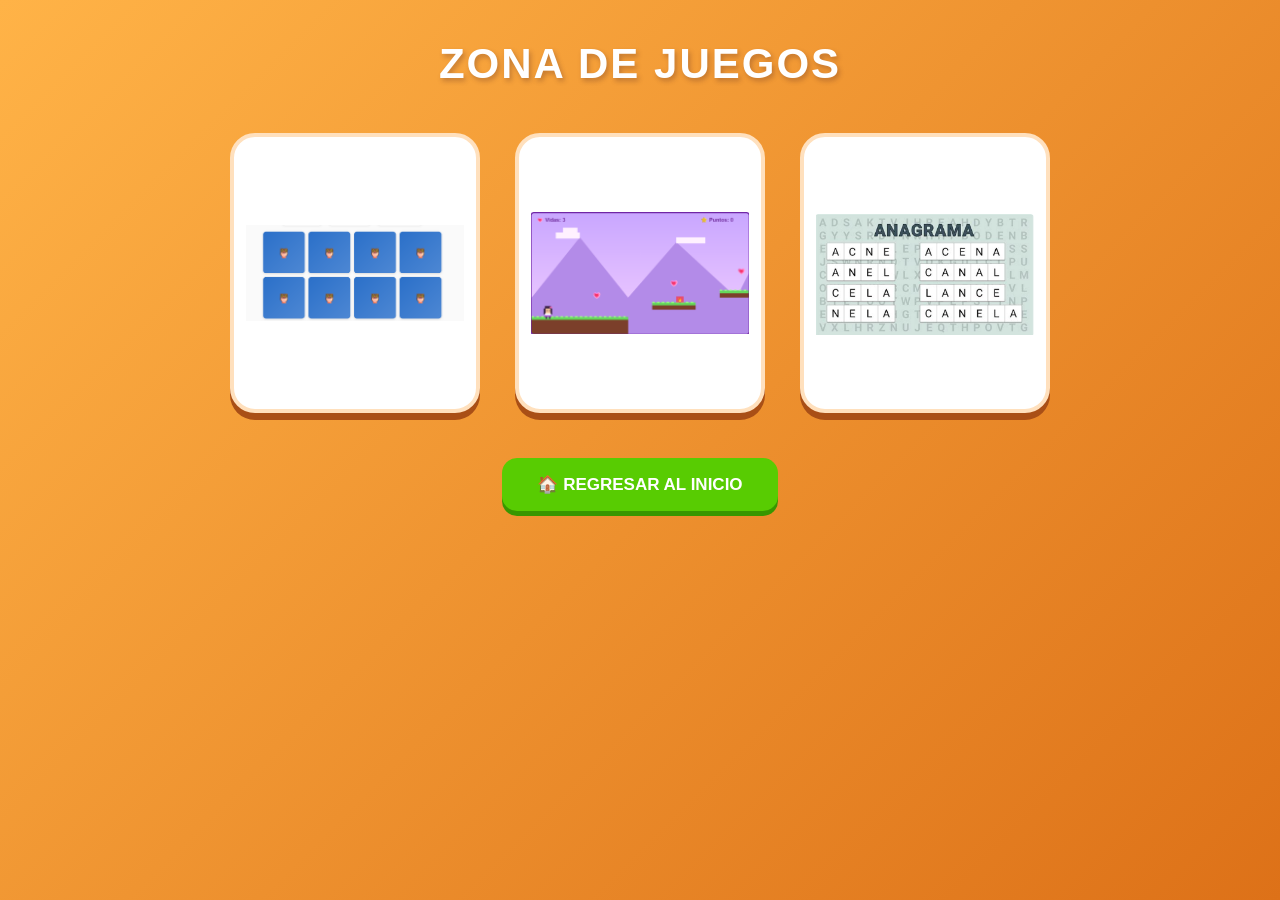
<file: juegos.html>
<!DOCTYPE html>
<html lang="es">
<head>
<meta charset="UTF-8">
<meta name="viewport" content="width=device-width, initial-scale=1.0">
<title>Aprendiendo...</title>
<link rel="stylesheet" href="juegos.css">




</head>
<body>

<!-- LECCIÓN 1 -->
<section id="leccion1" style="background-color:#dd7118;color:rgb(80, 32, 32);">



<h1>Zona de juegos</h1>




<div class="container">
    <!-- Correcta -->
    <div class="card" onclick="location.href='memorama.html'">
        <img src="img/memorama.png">
       
    </div>
    <!-- inCorrecta -->
    <div class="card" onclick="location.href='saltar.html'">
         <img src="img/saltar.png">
    </div>
<!-- inCorrecta -->
    <div class="card" onclick="location.href='completar.html'">
        <img src="img/completar.png">    
    </div>
</div>    
<div class="botones">
    <a href="index.html" class="btn-regresar">
        🏠 REGRESAR AL INICIO
    </a>
</div>
</section>
</file>
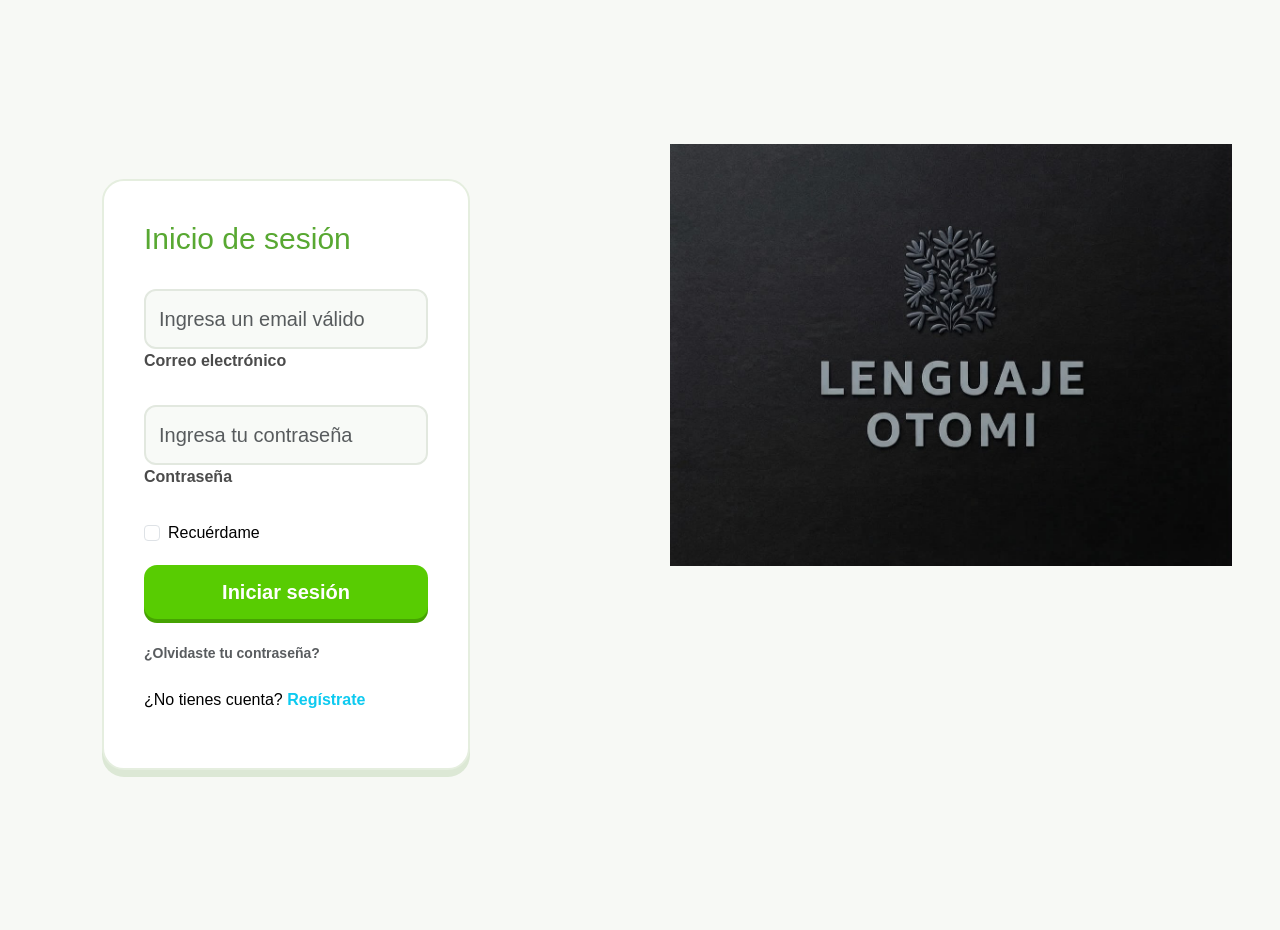
<file: login.html>
<!DOCTYPE html>
<html lang="es">

<head>
    <meta charset="UTF-8">
    <meta name="viewport" content="width=device-width, initial-scale=1.0">

    <title>Inicio de sesión</title>

    <!-- Bootstrap -->
    <link href="https://cdn.jsdelivr.net/npm/bootstrap@5.0.2/dist/css/bootstrap.min.css"
          rel="stylesheet">

    <!-- CSS -->
    <link rel="stylesheet" href="style.css">
</head>

<body>

<section class="vh-100">
    <div class="container-fluid">
        <div class="row">

            <!-- Formulario de inicio de sesión -->
            <div class="col-sm-6 text-black">

                <div class="d-flex align-items-center h-custom-2 px-5 ms-xl-4 mt-5 pt-5 pt-xl-0 mt-xl-n5">

                    <form id="loginForm" action="login.php" method="POST"
                          style="width: 23rem;">

                        <h3 class="fw-normal mb-3 pb-3">
                            Inicio de sesión
                        </h3>

                        <!-- Email -->
                        <div class="form-outline mb-4">

                            <input
                                type="email"
                                name="email"
                                id="form2Example18"
                                class="form-control form-control-lg"
                                placeholder="Ingresa un email válido"
                                required>

                            <label class="form-label" for="form2Example18">
                                Correo electrónico
                            </label>

                        </div>

                        <!-- Contraseña -->
                        <div class="form-outline mb-4">

                            <input
                                type="password"
                                name="contraseña"
                                id="form2Example28"
                                class="form-control form-control-lg"
                                placeholder="Ingresa tu contraseña"
                                required>

                            <label class="form-label" for="form2Example28">
                                Contraseña
                            </label>

                        </div>

                        <!-- Recordarme -->
                        <div class="form-check mb-3">

                            <input
                                class="form-check-input"
                                type="checkbox"
                                id="remember">

                            <label class="form-check-label" for="remember">
                                Recuérdame
                            </label>

                        </div>

                        <!-- Botón -->
                        <div class="pt-1 mb-4">

                            <button
                                class="btn btn-info btn-lg btn-block"
                                type="submit">
                                Iniciar sesión
                            </button>

                        </div>

                        <!-- Enlaces -->
                        <p class="small mb-4">
                            <a class="text-muted" href="#">
                                ¿Olvidaste tu contraseña?
                            </a>
                        </p>

                        <p>
                            ¿No tienes cuenta?
                            <a href="registro.html" class="link-info">
                                Regístrate
                            </a>
                        </p>

                    </form>

                </div>
            </div>

            <!-- Imagen lateral -->
            <div class="col-sm-6 px-0 d-none d-sm-block">

                <img
                    src="img/logo.jpg"
                    alt="Imagen de inicio de sesión"
                    class="w-75 vh-75"
                    style="object-fit: cover; object-position: left;">

            </div>

        </div>
    </div>
</section>

</body>
</html>
</file>
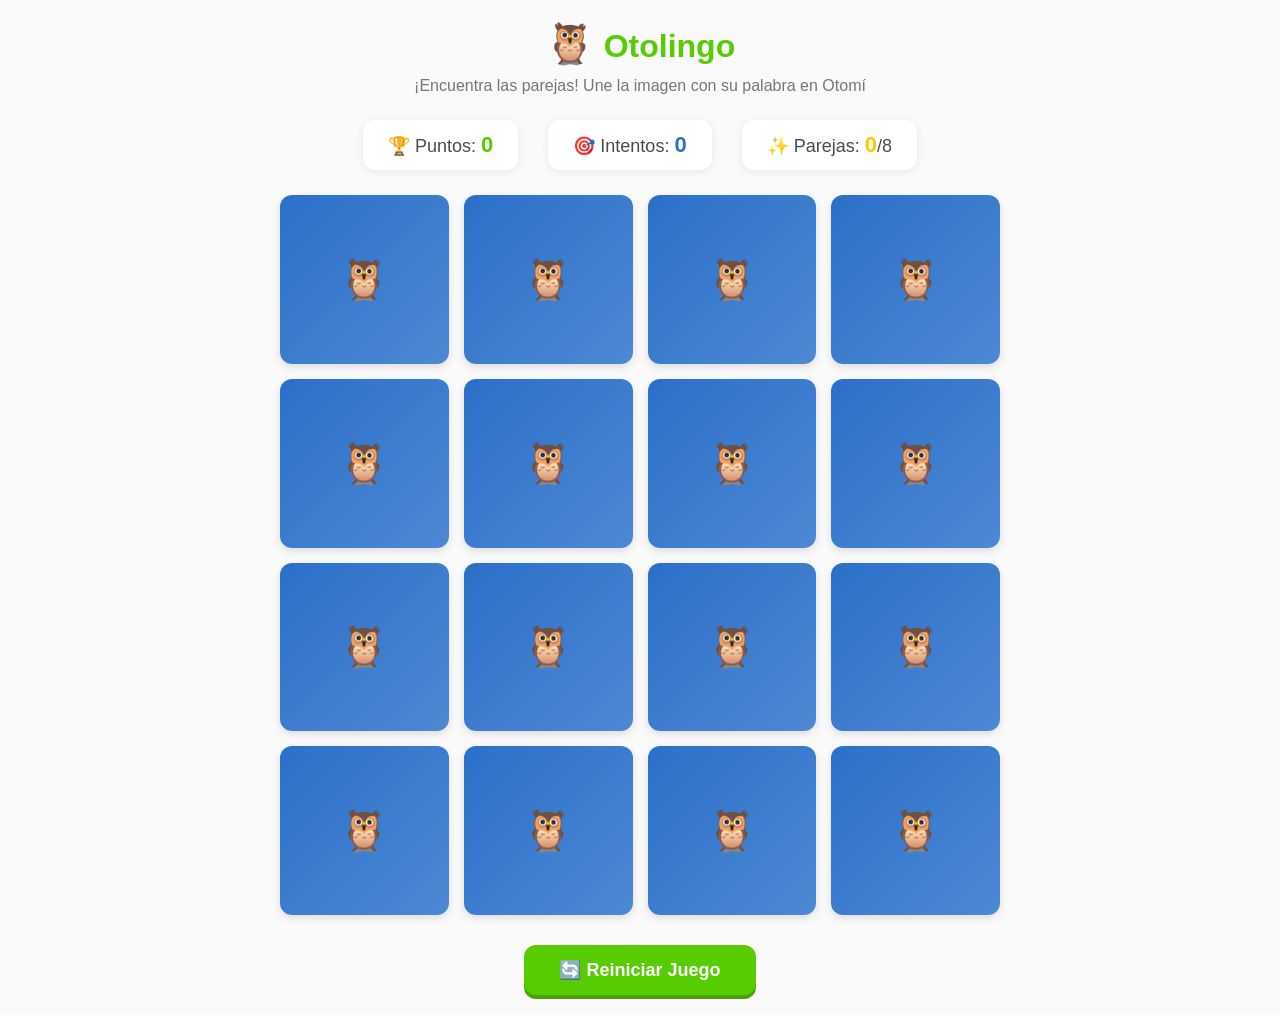
<file: memorama.html>
<!DOCTYPE html>
<html lang="es">
<head>
    <meta charset="UTF-8">
    <meta name="viewport" content="width=device-width, initial-scale=1.0">
    <title>Otolingo 🦉 - Memorama con Imágenes</title>
    <style>
        * {
            margin: 0;
            padding: 0;
            box-sizing: border-box;
            font-family: 'Arial Rounded MT Bold', sans-serif;
        }




        :root {
            --verde: #58CC02;
            --verde-oscuro: #46A302;
            --azul: #2B70C9;
            --azul-claro: #4E88D4;
            --amarillo: #FFC800;
            --rojo: #FF4B4B;
            --gris: #E5E5E5;
            --texto: #4B4B4B;
            --fondo: #FAFAFA;
        }




        body {
            background-color: var(--fondo);
            color: var(--texto);
            min-height: 100vh;
            padding: 20px;
        }




        header {
            text-align: center;
            margin-bottom: 25px;
        }




        h1 {
            font-size: 32px;
            color: var(--verde);
            margin-bottom: 10px;
        }




        h1 span {
            font-size: 40px;
        }




        .subtitulo {
            font-size: 16px;
            color: #777;
        }




        .info-juego {
            display: flex;
            justify-content: center;
            gap: 30px;
            margin-bottom: 25px;
            font-size: 18px;
            flex-wrap: wrap;
        }




        .puntuacion, .intentos, .encontrados {
            background: white;
            padding: 12px 25px;
            border-radius: 12px;
            box-shadow: 0 2px 8px rgba(0,0,0,0.08);
        }




        .puntuacion span { color: var(--verde); font-weight: bold; font-size: 22px; }
        .intentos span { color: var(--azul); font-weight: bold; font-size: 22px; }
        .encontrados span { color: var(--amarillo); font-weight: bold; font-size: 22px; }




        /* TABLERO */
        .tablero {
            max-width: 720px;
            margin: 0 auto;
            display: grid;
            grid-template-columns: repeat(4, 1fr);
            gap: 15px;
        }




        /* TARJETAS */
        .tarjeta {
            aspect-ratio: 1 / 1;
            position: relative;
            cursor: pointer;
            transform-style: preserve-3d;
            transition: transform 0.5s ease;
        }




        .tarjeta.volteada {
            transform: rotateY(180deg);
        }




        .cara {
            position: absolute;
            width: 100%;
            height: 100%;
            border-radius: 12px;
            display: flex;
            align-items: center;
            justify-content: center;
            backface-visibility: hidden;
            box-shadow: 0 3px 8px rgba(0,0,0,0.12);
        }




        .trasera {
            background: linear-gradient(135deg, var(--azul), var(--azul-claro));
            font-size: 40px;
        }




        .frente {
            background: white;
            border: 3px solid var(--amarillo);
            transform: rotateY(180deg);
            flex-direction: column;
            padding: 8px;
        }




        .emoji {
            font-size: 48px;
            margin-bottom: 5px;
        }




        .palabra {
            font-size: 16px;
            font-weight: bold;
            color: var(--azul);
            text-align: center;
        }




        .tarjeta.acertada .frente {
            background: #E8FFE8;
            border-color: var(--verde);
        }




        /* BOTONES */
        .contenedor-boton {
            text-align: center;
            margin-top: 30px;
        }




        .boton {
            background: var(--verde);
            color: white;
            border: none;
            padding: 14px 35px;
            font-size: 18px;
            border-radius: 12px;
            cursor: pointer;
            font-weight: bold;
            box-shadow: 0 4px 0 var(--verde-oscuro);
            transition: all 0.1s;
        }




        .boton:active {
            transform: translateY(4px);
            box-shadow: none;
        }




        /* MENSAJE FINAL */
        .mensaje-final {
            position: fixed;
            top: 50%;
            left: 50%;
            transform: translate(-50%, -50%);
            background: white;
            padding: 40px;
            border-radius: 20px;
            box-shadow: 0 6px 25px rgba(0,0,0,0.2);
            text-align: center;
            z-index: 100;
            display: none;
        }




        .mensaje-final h2 {
            font-size: 28px;
            color: var(--verde);
            margin-bottom: 15px;
        }




        .mensaje-final p {
            font-size: 18px;
            margin-bottom: 20px;
        }




        .oculto {
            display: none !important;
        }




        /* Responsivo */
        @media (max-width: 600px) {
            .tablero {
                grid-template-columns: repeat(3, 1fr);
            }
            .emoji {
                font-size: 36px;
            }
            .palabra {
                font-size: 13px;
            }
        }
    </style>
</head>
<body>




    <header>
        <h1><span>🦉</span> Otolingo</h1>
        <p class="subtitulo">¡Encuentra las parejas! Une la imagen con su palabra en Otomí</p>
    </header>




    <div class="info-juego">
        <div class="puntuacion">🏆 Puntos: <span id="puntos">0</span></div>
        <div class="intentos">🎯 Intentos: <span id="intentos">0</span></div>
        <div class="encontrados">✨ Parejas: <span id="encontrados">0</span>/8</div>
    </div>




    <div class="tablero" id="tablero"></div>




    <div class="contenedor-boton">
        <button class="boton" onclick="reiniciarJuego()">🔄 Reiniciar Juego</button>
    </div>




    <!-- MENSAJE FINAL -->
    <div class="mensaje-final" id="mensajeFinal">
        <h2>🎉 ¡Felicidades!</h2>
        <p>Has encontrado todas las parejas en <strong id="totalIntentos">0</strong> intentos</p>
        <p>Puntuación final: <strong id="puntosFinal">0</strong> puntos</p>
        <button class="boton" onclick="cerrarMensaje(); reiniciarJuego();">¡Jugar otra vez!</button>
    </div>




    <script>
        // ==========================================
        // BASE DE DATOS: IMAGEN ↔ PALABRA EN OTOMÍ
        // ==========================================
      const parejas = [
            { imagen: "🐕", palabra: "F'yo", nombre: "Perro" },
            { imagen: "🐱", palabra: "Mixtu", nombre: "Gato" },
            { imagen: "🏠", palabra: "Nguu", nombre: "Casa" },
            { imagen: "💧", palabra: "Deje", nombre: "Agua" },
            { imagen: "🌽", palabra: "dethä", nombre: "Maíz" },
            { imagen: "☀️", palabra: "Jädi", nombre: "Sol" },
            { imagen: "🌙", palabra: "Zänä", nombre: "Luna" },
            { imagen: "👋", palabra: "Jaxia", nombre: "Hola" }
        ];






        // ==========================================
        // VARIABLES DEL JUEGO
        // ==========================================
        let puntos = 0;
        let intentos = 0;
        let parejasEncontradas = 0;
        let tarjetasVolteadas = [];
        let bloqueado = false;




        // ==========================================
        // INICIAR JUEGO
        // ==========================================
        function iniciarJuego() {
            puntos = 0;
            intentos = 0;
            parejasEncontradas = 0;
            tarjetasVolteadas = [];
            bloqueado = false;
           
            actualizarPuntuacion();
            generarTarjetas();
        }




        // ==========================================
        // MEZCLAR ARRAY
        // ==========================================
        function mezclar(array) {
            return array.slice().sort(() => Math.random() - 0.5);
        }




        // ==========================================
        // GENERAR TARJETAS
        // ==========================================
        function generarTarjetas() {
            const tablero = document.getElementById('tablero');
            tablero.innerHTML = "";




            // Crear pares: una tarjeta con IMAGEN y otra con la PALABRA en Otomí
            let tarjetas = [];
            parejas.forEach((par, indice) => {
                // Tarjeta con imagen
                tarjetas.push({ tipo: "imagen", contenido: par.imagen, parId: indice });
                // Tarjeta con palabra en Otomí
                tarjetas.push({ tipo: "palabra", contenido: par.palabra, parId: indice });
            });




            // Mezclar las tarjetas
            tarjetas = mezclar(tarjetas);




            // Crear cada tarjeta en el HTML
            tarjetas.forEach((datos) => {
                const tarjeta = document.createElement('div');
                tarjeta.className = 'tarjeta';
                tarjeta.dataset.parId = datos.parId;
                tarjeta.dataset.tipo = datos.tipo;
               
                if (datos.tipo === "imagen") {
                    tarjeta.innerHTML = `
                        <div class="cara trasera">🦉</div>
                        <div class="cara frente">
                            <div class="emoji">${datos.contenido}</div>
                        </div>
                    `;
                } else {
                    tarjeta.innerHTML = `
                        <div class="cara trasera">🦉</div>
                        <div class="cara frente">
                            <div class="palabra">${datos.contenido}</div>
                        </div>
                    `;
                }
               
                tarjeta.onclick = () => voltearTarjeta(tarjeta);
                tablero.appendChild(tarjeta);
            });
        }




        // ==========================================
        // VOLTEAR TARJETA
        // ==========================================
        function voltearTarjeta(tarjeta) {
            if (bloqueado) return;
            if (tarjeta.classList.contains('volteada')) return;
            if (tarjeta.classList.contains('acertada')) return;




            tarjeta.classList.add('volteada');
            tarjetasVolteadas.push(tarjeta);




            if (tarjetasVolteadas.length === 2) {
                intentos++;
                actualizarPuntuacion();
                comprobarPareja();
            }
        }




        // ==========================================
        // COMPROBAR SI SON PAREJA
        // ==========================================
        function comprobarPareja() {
            bloqueado = true;
            const t1 = tarjetasVolteadas[0];
            const t2 = tarjetasVolteadas[1];




            if (t1.dataset.parId === t2.dataset.parId) {
                // ✅ ¡ENCONTRÓ LA PAREJA!
                puntos += 10;
                parejasEncontradas++;
               
                setTimeout(() => {
                    t1.classList.add('acertada');
                    t2.classList.add('acertada');
                    t1.style.cursor = "default";
                    t2.style.cursor = "default";
                    actualizarPuntuacion();
                   
                    if (parejasEncontradas === parejas.length) {
                        setTimeout(mostrarMensajeFinal, 500);
                    }
                   
                    tarjetasVolteadas = [];
                    bloqueado = false;
                }, 600);
               
            } else {
                // ❌ NO SON IGUALES
                setTimeout(() => {
                    t1.classList.remove('volteada');
                    t2.classList.remove('volteada');
                    tarjetasVolteadas = [];
                    bloqueado = false;
                }, 1000);
            }
        }




        function actualizarPuntuacion() {
            document.getElementById('puntos').textContent = puntos;
            document.getElementById('intentos').textContent = intentos;
            document.getElementById('encontrados').textContent = `${parejasEncontradas}`;
        }




        function mostrarMensajeFinal() {
            document.getElementById('totalIntentos').textContent = intentos;
            document.getElementById('puntosFinal').textContent = puntos;
            document.getElementById('mensajeFinal').style.display = "block";
        }




        function cerrarMensaje() {
            document.getElementById('mensajeFinal').style.display = "none";
        }




        function reiniciarJuego() {
            cerrarMensaje();
            iniciarJuego();
        }




        window.onload = iniciarJuego;
    </script>
</body>
</html>
</file>
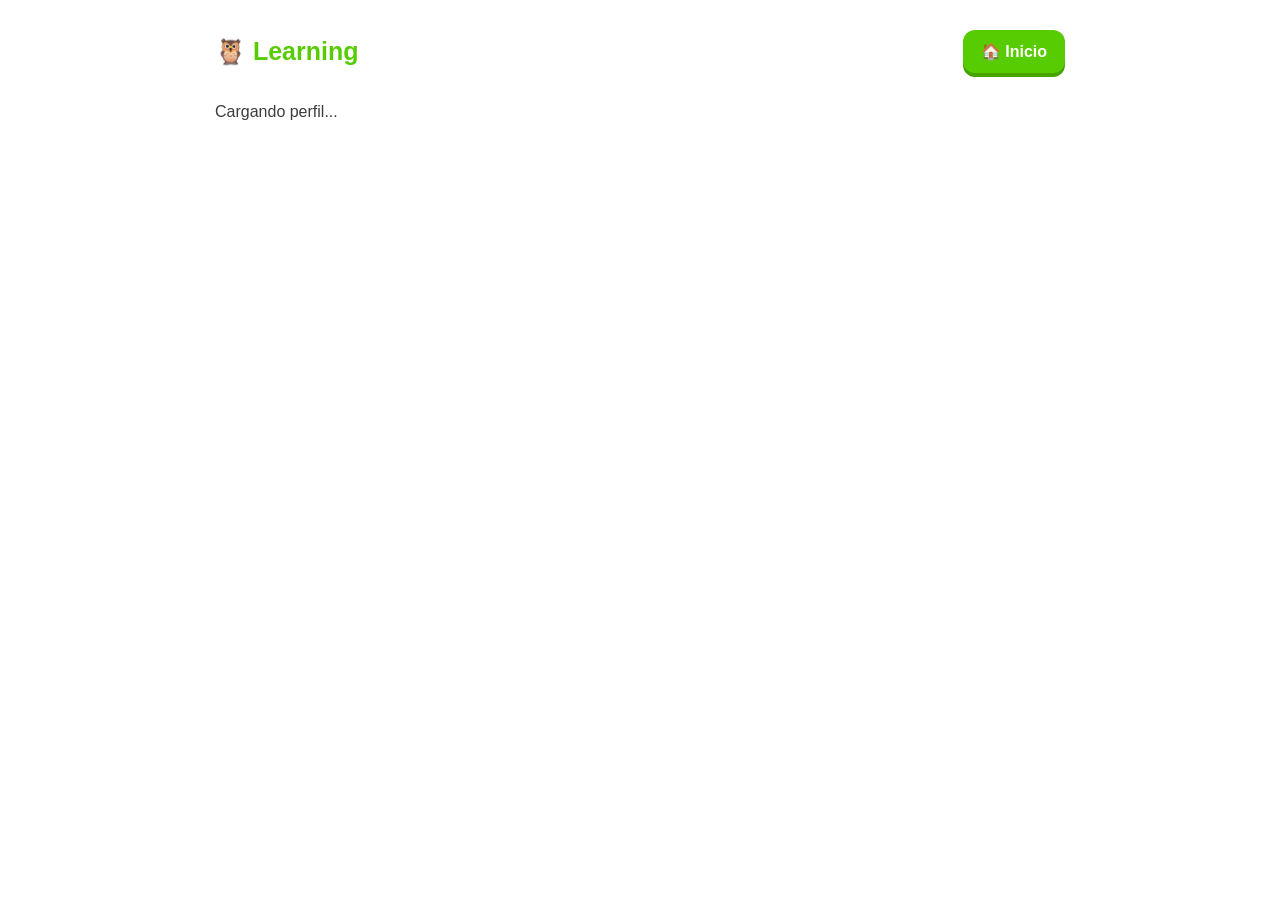
<file: perfil.html>
<!DOCTYPE html>
<html lang="es">

<head>
    <meta charset="UTF-8">
    <meta name="viewport" content="width=device-width, initial-scale=1.0">

    <title>Mi perfil | Learning</title>

    <style>

        * {
            margin: 0;
            padding: 0;
            box-sizing: border-box;
        }

        body {
            font-family: Arial, sans-serif;
            background: white;
            color: #3c3c3c;
            padding: 30px;
        }

        .contenedor-principal {
            max-width: 850px;
            margin: auto;
        }

        /* BARRA SUPERIOR */

        .navbar {
            display: flex;
            justify-content: space-between;
            align-items: center;
            margin-bottom: 30px;
        }

        .logo {
            font-size: 25px;
            font-weight: bold;
            color: #58cc02;
        }

        .boton-inicio {
            text-decoration: none;
            color: white;
            background: #58cc02;
            padding: 12px 18px;
            border-radius: 12px;
            font-weight: bold;
            box-shadow: 0 4px #46a302;
        }

        .boton-inicio:hover {
            background: #46a302;
        }

        /* PERFIL */

        #contenedor {
            width: 100%;
        }

        .card {
            display: grid;
            grid-template-columns: repeat(2, minmax(0, 1fr));
            gap: 12px;
            position: relative;
            padding-top: 260px;
            width: 100%;
            background: white;
        }

        /* PORTADA ROSA */

        .card::before {
            content: "";
            position: absolute;
            top: 0;
            left: 0;
            width: 100%;
            height: 210px;
            background: #ffcef1;
            border-radius: 18px;
        }

        /* AVATAR */

        .card::after {
            content: "🦉";
            position: absolute;
            top: 65px;
            left: 50%;
            transform: translateX(-50%);
            width: 135px;
            height: 135px;
            background: #fff;
            border: 5px solid white;
            border-radius: 50%;
            display: flex;
            align-items: center;
            justify-content: center;
            font-size: 85px;
        }

        /* NOMBRE */

        .card h2 {
            grid-column: 1 / -1;
            font-size: 26px;
            margin-bottom: 5px;
            text-transform: uppercase;
            overflow-wrap: anywhere;
        }

        /* INFORMACION PERSONAL */

        .card p {
            font-size: 15px;
            color: #777;
            margin-bottom: 5px;
            overflow-wrap: anywhere;
        }

        .card p:nth-of-type(1),
        .card p:nth-of-type(2) {
            grid-column: 1 / -1;
        }

        /* NIVEL */

        .card p:nth-of-type(3) {
            grid-column: 1 / -1;
            display: inline-block;
            width: fit-content;
            background: #fff4cc;
            color: #d69e00;
            padding: 9px 14px;
            border-radius: 10px;
            font-weight: bold;
            margin-top: 5px;
        }

        /* SEPARADOR */

        .card hr {
            grid-column: 1 / -1;
            border: none;
            border-top: 2px solid #eeeeee;
            margin: 20px 0;
        }

        /* ESTADISTICAS */

        .card h3 {
            grid-column: 1 / -1;
            font-size: 23px;
            margin-bottom: 5px;
        }

        .card p:nth-of-type(4),
        .card p:nth-of-type(5),
        .card p:nth-of-type(6),
        .card p:nth-of-type(7) {
            min-height: 85px;
            display: flex;
            align-items: center;
            justify-content: center;
            flex-direction: column;
            text-align: center;
            background: white;
            border: 2px solid #e5e5e5;
            border-radius: 17px;
            padding: 15px;
            font-size: 16px;
            font-weight: bold;
            color: #555;
            margin: 0;
            transition: 0.2s;
        }

        .card p:nth-of-type(4):hover,
        .card p:nth-of-type(5):hover,
        .card p:nth-of-type(6):hover,
        .card p:nth-of-type(7):hover {
            border-color: #58cc02;
            transform: translateY(-3px);
        }

        /* ICONOS DE ESTADISTICAS */

        .card p:nth-of-type(4)::before {
            content: "🎯";
            font-size: 28px;
            margin-bottom: 7px;
        }

        .card p:nth-of-type(5)::before {
            content: "⚡";
            font-size: 28px;
            margin-bottom: 7px;
        }

        .card p:nth-of-type(6)::before {
            content: "🔥";
            font-size: 28px;
            margin-bottom: 7px;
        }

        .card p:nth-of-type(7)::before {
            content: "🏆";
            font-size: 28px;
            margin-bottom: 7px;
        }

        /* FECHA */

        .card p:nth-of-type(8) {
            grid-column: 1 / -1;
            margin-top: 15px;
            padding: 15px 0;
            border-top: 1px solid #eee;
        }

        /* RESPONSIVE */

        @media (max-width: 550px) {

            body {
                padding: 18px;
            }

            .card {
                padding-top: 245px;
                gap: 10px;
            }

            .card::before {
                height: 195px;
            }

            .card::after {
                top: 55px;
                width: 125px;
                height: 125px;
                font-size: 75px;
            }

            .card h2 {
                font-size: 22px;
            }

            .card h3 {
                font-size: 21px;
            }

            .card p:nth-of-type(4),
            .card p:nth-of-type(5),
            .card p:nth-of-type(6),
            .card p:nth-of-type(7) {
                min-height: 95px;
                padding: 10px 5px;
                font-size: 14px;
            }

            .logo {
                font-size: 21px;
            }

        }

    </style>

</head>

<body>

    <main class="contenedor-principal">

        <!-- BARRA SUPERIOR -->

        <nav class="navbar">

            <div class="logo">
                🦉 Learning
            </div>

            <a href="index.html" class="boton-inicio">
                🏠 Inicio
            </a>

        </nav>


        <!-- PERFIL DEL USUARIO -->

        <section id="contenedor">

            <p>Cargando perfil...</p>

        </section>

    </main>


    <!-- JAVASCRIPT EXTERNO -->

    <script src="app.js"></script>

</body>

</html>
</file>
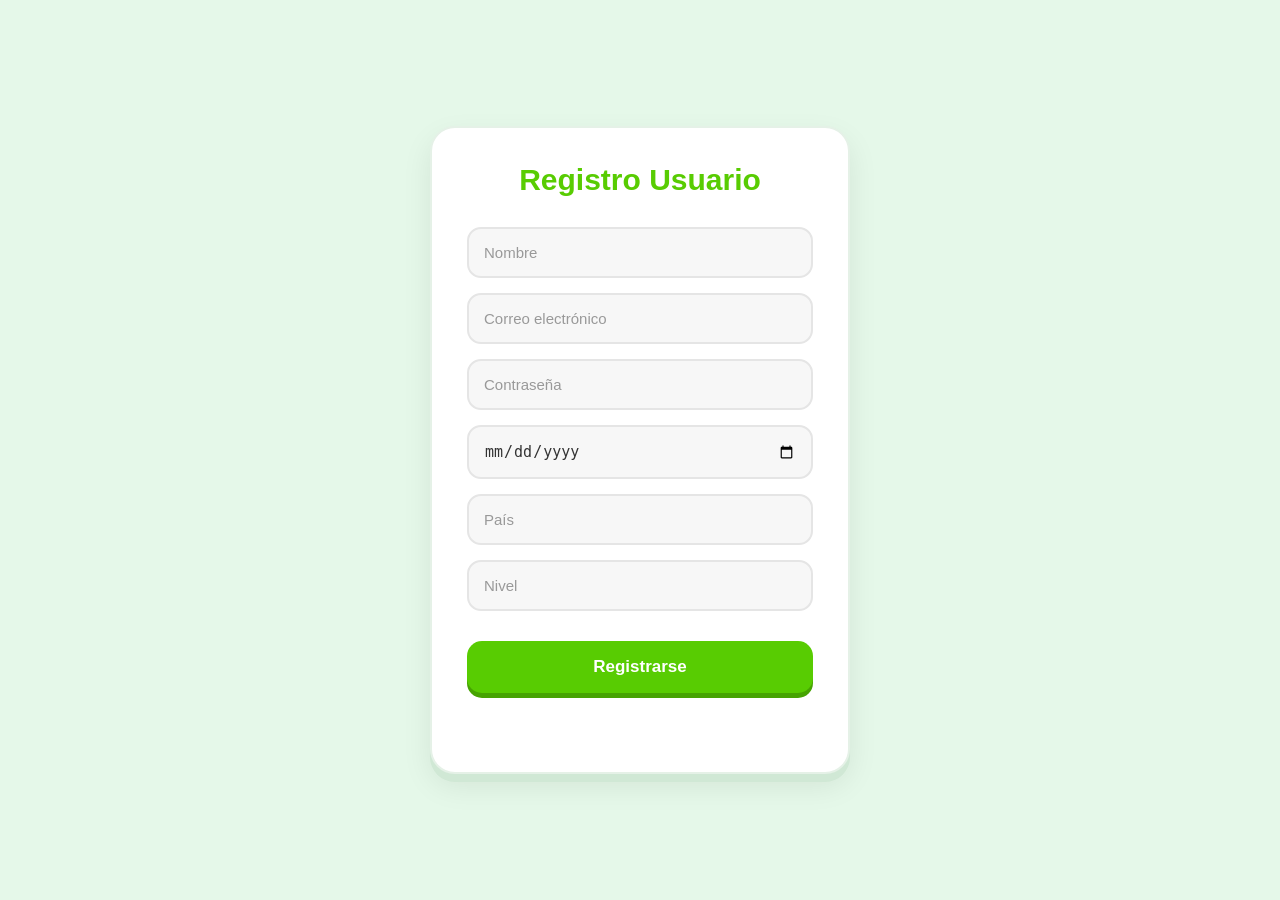
<file: registro.html>
<!DOCTYPE html>
<html lang="es">
<head>
<meta charset="UTF-8">
<meta name="viewport" content="width=device-width, initial-scale=1.0">
<title>Registro de Usuario</title>


<style>
    
/* CONFIGURACIÓN GENERAL */
* {
    margin: 0;
    padding: 0;
    box-sizing: border-box;
}

body {
    font-family: 'Arial', sans-serif;
    background: #e5f8e9;
    display: flex;
    justify-content: center;
    align-items: center;
    min-height: 100vh;
    padding: 25px;
}

/* FORMULARIO */
.formulario {
    background: white;
    padding: 35px;
    border-radius: 25px;
    width: 420px;
    max-width: 100%;
    box-shadow: 0 8px 0 #d0e8d5,
                0 12px 30px rgba(0,0,0,0.08);
    border: 2px solid #e5f1e7;
}

/* TÍTULO */
.formulario h2 {
    text-align: center;
    color: #58cc02;
    font-size: 30px;
    font-weight: 900;
    margin-bottom: 30px;
}

/* CAMPOS */
input {
    display: block;
    width: 100%;
    padding: 15px;
    margin: 15px 0;
    border: 2px solid #e5e5e5;
    border-radius: 14px;
    background: #f7f7f7;
    font-size: 15px;
    color: #333;
    outline: none;
    transition: all 0.2s;
}

/* CUANDO SE SELECCIONA UN CAMPO */
input:focus {
    border-color: #58cc02;
    background: white;
    box-shadow: 0 0 0 3px rgba(88,204,2,0.12);
}

/* PLACEHOLDER */
input::placeholder {
    color: #999;
}

/* BOTÓN */
button {
    width: 100%;
    padding: 16px;
    margin-top: 15px;
    background: #58cc02;
    color: white;
    border: none;
    border-radius: 15px;
    font-size: 17px;
    font-weight: 900;
    cursor: pointer;
    box-shadow: 0 5px 0 #46a302;
    transition: all 0.15s;
}

/* EFECTO DEL BOTÓN */
button:hover {
    background: #61df00;
    transform: translateY(-2px);
}

button:active {
    transform: translateY(4px);
    box-shadow: 0 1px 0 #46a302;
}

/* MENSAJES */
#mensaje {
    margin-top: 20px;
    padding: 12px;
    text-align: center;
    font-weight: bold;
    border-radius: 12px;
    color: #389600;
}

/* RESPONSIVE */
@media (max-width: 480px) {

    .formulario {
        padding: 25px 20px;
    }

    .formulario h2 {
        font-size: 25px;
    }

    input {
        padding: 13px;
    }

}

</style>


</head>
<body>


<div class="formulario">
    <h2>Registro Usuario</h2>


    <form id="formRegistro">
        <input type="text" name="nombre" placeholder="Nombre" required>


        <input type="email" name="email" placeholder="Correo electrónico" required>


        <input type="password" name="contraseña" maxlength="6" placeholder="Contraseña" required>


        <input type="date" name="fecha_nac" required>


        <input type="text" name="pais" placeholder="País" required>


        <input type="number" name="nivel" min="1" max="99" placeholder="Nivel" required>


        <button type="submit">Registrarse</button>
    </form>


    <div id="mensaje"></div>
</div>


<script>
document.getElementById("formRegistro")
.addEventListener("submit", async function(e){


    e.preventDefault();


    const datos = {
        nombre: this.nombre.value,
        email: this.email.value,
        contraseña: this.contraseña.value,
        fecha_nac: this.fecha_nac.value,
        pais: this.pais.value,
        nivel: this.nivel.value
    };


    try{


        const respuesta = await fetch("registro.php",{
            method:"POST",
            headers:{
                "Content-Type":"application/json"
            },
            body: JSON.stringify(datos)
        });


        const resultado = await respuesta.json();


        document.getElementById("mensaje").innerHTML =
        resultado.mensaje;


        if(resultado.estado){
            this.reset();
        }


    }catch(error){
        console.error(error);
    }


});
</script>


</body>
</html>
</file>
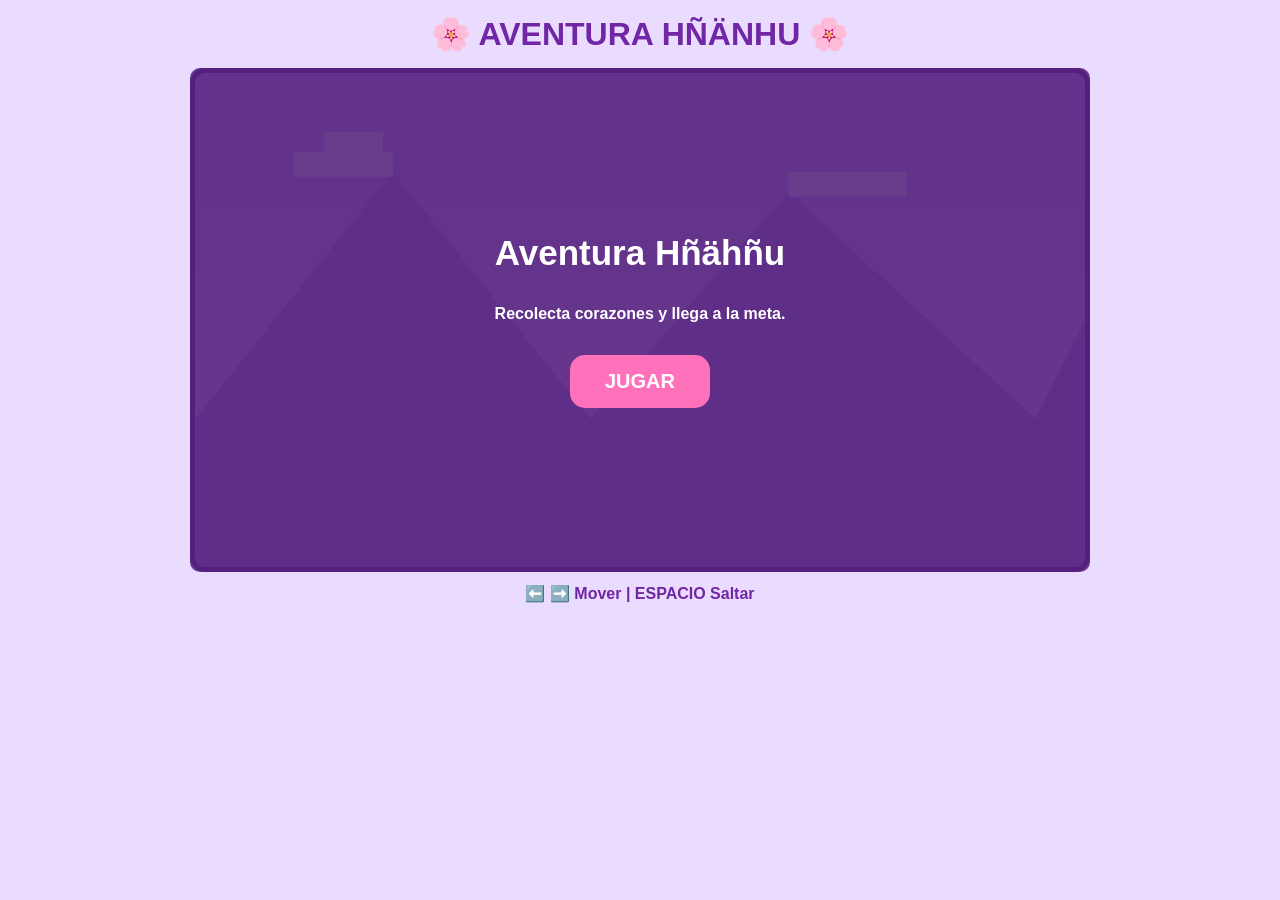
<file: saltar.html>
<!DOCTYPE html>
<html lang="es">
<head>
<meta charset="UTF-8">
<meta name="viewport" content="width=device-width, initial-scale=1.0">
<title>Aventura Hñähñu</title>

<style>
* {
    margin: 0;
    padding: 0;
    box-sizing: border-box;
}

body {
    background: #eadcff;
    font-family: Arial, sans-serif;
    text-align: center;
}

h1 {
    color: #7026a5;
    margin: 15px;
}

#contenedor {
    width: 900px;
    max-width: 95%;
    margin: auto;
    position: relative;
}

canvas {
    width: 100%;
    background: linear-gradient(#c9a7ff, #f4cfff);
    border: 5px solid #7026a5;
    border-radius: 15px;
    display: block;
}

#menu {
    position: absolute;
    top: 0;
    left: 0;
    width: 100%;
    height: 100%;
    background: rgba(80, 30, 120, 0.85);
    color: white;
    display: flex;
    flex-direction: column;
    justify-content: center;
    align-items: center;
    border-radius: 10px;
    gap: 20px;
}

#menu h2 {
    font-size: 35px;
}

button {
    background: #ff72bb;
    border: none;
    padding: 15px 35px;
    border-radius: 15px;
    font-size: 20px;
    color: white;
    cursor: pointer;
    font-weight: bold;
}

button:hover {
    background: #ff43a3;
}

p {
    margin: 12px;
    color: #7026a5;
    font-weight: bold;
}
</style>
</head>

<body>

<h1>🌸 AVENTURA HÑÄNHU 🌸</h1>

<div id="contenedor">

<canvas id="juego" width="900" height="500"></canvas>

<div id="menu">
    <h2 id="titulo">Aventura Hñähñu</h2>
    <p style="color:white">
        Recolecta corazones y llega a la meta.
    </p>
    <button onclick="iniciar()">JUGAR</button>
</div>

</div>

<p>⬅️ ➡️ Mover | ESPACIO Saltar</p>

<script>

const canvas = document.getElementById("juego");
const ctx = canvas.getContext("2d");

const menu = document.getElementById("menu");
const titulo = document.getElementById("titulo");

let jugador;
let plataformas;
let corazones;
let obstaculos;

let teclas = {};

let puntos = 0;
let vidas = 3;
let jugando = false;
let camara = 0;
let meta = 3500;

const gravedad = 0.6;


// INICIAR JUEGO
function iniciar() {

    puntos = 0;
    vidas = 3;
    camara = 0;

    jugador = {
        x: 50,
        y: 350,
        w: 35,
        h: 45,
        vx: 0,
        vy: 0,
        suelo: false,
        invulnerable: 0
    };

    plataformas = [
        {x:0,y:430,w:400,h:70},
        {x:500,y:370,w:180,h:30},
        {x:780,y:320,w:180,h:30},
        {x:1100,y:400,w:300,h:70},
        {x:1500,y:340,w:200,h:30},
        {x:1800,y:290,w:180,h:30},
        {x:2100,y:420,w:350,h:70},
        {x:2600,y:350,w:200,h:30},
        {x:3000,y:400,w:600,h:70}
    ];

    corazones = [
        {x:250,y:350},
        {x:570,y:300},
        {x:850,y:250},
        {x:1200,y:330},
        {x:1550,y:280},
        {x:1850,y:230},
        {x:2200,y:350},
        {x:2650,y:290},
        {x:3200,y:330}
    ];

    obstaculos = [
        {x:600,y:345,w:30,h:25},
        {x:1250,y:375,w:35,h:25},
        {x:2250,y:395,w:35,h:25},
        {x:3150,y:375,w:35,h:25}
    ];

    teclas = {};

    jugando = true;
    menu.style.display = "none";

    actualizar();
}


// DIBUJAR JUGADOR
function dibujarJugador() {

    let x = jugador.x - camara;
    let y = jugador.y;

    // Cabello
    ctx.fillStyle = "#382044";
    ctx.fillRect(x+5,y,25,15);
    ctx.fillRect(x,y+10,35,25);

    // Cara
    ctx.fillStyle = "#f4c49c";
    ctx.fillRect(x+8,y+10,20,20);

    // Ojos
    ctx.fillStyle = "#222";
    ctx.fillRect(x+12,y+17,3,4);
    ctx.fillRect(x+22,y+17,3,4);

    // Blusa
    ctx.fillStyle = "#ffffff";
    ctx.fillRect(x+5,y+30,25,10);

    // Falda
    ctx.fillStyle = "#a64bd4";
    ctx.fillRect(x+2,y+38,31,7);

    // Piernas
    ctx.fillStyle = "#382044";
    ctx.fillRect(x+8,y+45,6,8);
    ctx.fillRect(x+22,y+45,6,8);

    // Moño
    ctx.fillStyle = "#ff69b4";
    ctx.fillRect(x+25,y+3,10,5);
}


// DIBUJAR MUNDO
function dibujarMundo() {

    ctx.clearRect(0,0,900,500);

    // Montañas
    ctx.fillStyle = "#b38be8";

    ctx.beginPath();
    ctx.moveTo(0,350);
    ctx.lineTo(200,100);
    ctx.lineTo(400,350);
    ctx.lineTo(600,120);
    ctx.lineTo(850,350);
    ctx.lineTo(900,250);
    ctx.lineTo(900,500);
    ctx.lineTo(0,500);
    ctx.fill();

    // Nubes
    ctx.fillStyle = "#fff1ff";
    ctx.fillRect(100,80,100,25);
    ctx.fillRect(130,60,60,25);
    ctx.fillRect(600,100,120,25);

    // Plataformas
    plataformas.forEach(p => {

        let x = p.x - camara;

        ctx.fillStyle = "#7b3f2a";
        ctx.fillRect(x,p.y,p.w,p.h);

        ctx.fillStyle = "#65d85c";
        ctx.fillRect(x,p.y,p.w,12);

        ctx.fillStyle = "#9bff83";

        for(let i=0;i<p.w;i+=20) {
            ctx.fillRect(x+i,p.y-3,10,5);
        }

    });

    // Corazones
    corazones.forEach(c => {

        ctx.font = "30px Arial";
        ctx.fillText("💗",c.x-camara,c.y);

    });

    // Obstáculos
    obstaculos.forEach(o => {

        ctx.fillStyle = "#e84c70";
        ctx.fillRect(o.x-camara,o.y,o.w,o.h);

        ctx.font = "20px Arial";
        ctx.fillText("🔥",o.x-camara,o.y+20);

    });

    // Meta
    ctx.fillStyle = "#7131a5";
    ctx.fillRect(meta-camara,280,8,150);

    ctx.font = "40px Arial";
    ctx.fillText("🏁",meta-camara-20,280);

    // Jugador
    dibujarJugador();

    // HUD
    ctx.fillStyle = "#6d299a";
    ctx.font = "bold 22px Arial";

    ctx.fillText("💗 Vidas: "+vidas,20,35);
    ctx.fillText("⭐ Puntos: "+puntos,700,35);
}


// COLISIONES
function colision(a,b) {

    return a.x < b.x+b.w &&
           a.x+a.w > b.x &&
           a.y < b.y+b.h &&
           a.y+a.h > b.y;

}


// MOVER JUGADOR
function mover() {

    jugador.vx = 0;

    if(teclas["ArrowRight"] || teclas["d"]) {
        jugador.vx = 5;
    }

    if(teclas["ArrowLeft"] || teclas["a"]) {
        jugador.vx = -5;
    }

    // Movimiento horizontal
    jugador.x += jugador.vx;

    if(jugador.x < 0) {
        jugador.x = 0;
    }

    // Gravedad
    let anteriorY = jugador.y;

    jugador.vy += gravedad;
    jugador.y += jugador.vy;

    jugador.suelo = false;

    // Plataformas
    plataformas.forEach(p => {

        let estabaEncima =
            anteriorY + jugador.h <= p.y + 5;

        if(
            estabaEncima &&
            jugador.y + jugador.h >= p.y &&
            jugador.x + jugador.w > p.x &&
            jugador.x < p.x + p.w &&
            jugador.vy >= 0
        ) {

            jugador.y = p.y - jugador.h;
            jugador.vy = 0;
            jugador.suelo = true;

        }

    });

    // Caída
    if(jugador.y > 550) {
        perderVida();
    }

    // Corazones
    corazones = corazones.filter(c => {

        let objeto = {
            x:c.x,
            y:c.y-25,
            w:25,
            h:25
        };

        if(colision(jugador,objeto)) {

            puntos += 10;
            return false;

        }

        return true;

    });

    // Invulnerabilidad después de recibir daño
    if(jugador.invulnerable > 0) {
        jugador.invulnerable--;
    }

    // Obstáculos
    if(jugador.invulnerable === 0) {

        obstaculos.forEach(o => {

            if(colision(jugador,o)) {
                perderVida();
            }

        });

    }

    // Meta
    if(jugador.x >= meta) {
        finalizar(true);
    }

    // Cámara
    camara = Math.max(0,jugador.x-200);

}


// PERDER VIDA
function perderVida() {

    if(!jugando || jugador.invulnerable > 0) {
        return;
    }

    vidas--;

    if(vidas <= 0) {
        finalizar(false);
        return;
    }

    jugador.x = Math.max(0,jugador.x-80);
    jugador.y = 300;
    jugador.vy = 0;
    jugador.invulnerable = 90;

}


// FINALIZAR
function finalizar(victoria) {

    jugando = false;

    menu.style.display = "flex";

    if(victoria) {

        titulo.innerText = "🎉 ¡GANASTE! 🎉";

    } else {

        titulo.innerText = "💔 GAME OVER";

    }

    menu.querySelector("p").innerText =
        "Puntuación final: "+puntos;

    menu.querySelector("button").innerText =
        "VOLVER A JUGAR";

}


// BUCLE
function actualizar() {

    if(!jugando) return;

    mover();

    dibujarMundo();

    if(jugando) {
        requestAnimationFrame(actualizar);
    }

}


// TECLADO
document.addEventListener("keydown", e => {

    teclas[e.key] = true;

    if(
        (e.code === "Space" || e.key === "ArrowUp") &&
        jugador &&
        jugador.suelo &&
        jugando
    ) {

        jugador.vy = -13;
        jugador.suelo = false;

    }

    if(e.code === "Space" || e.key.startsWith("Arrow")) {
        e.preventDefault();
    }

});

document.addEventListener("keyup", e => {

    teclas[e.key] = false;

});


// INICIO
dibujarMundo();

</script>

</body>
</html>
</file>
<file: juegos.css>
/* CONFIGURACIÓN GENERAL */
* {
    margin: 0;
    padding: 0;
    box-sizing: border-box;
}

body {
    font-family: 'Arial', sans-serif;
    background: #fff3e5;
    min-height: 100vh;
}

/* SECCIÓN PRINCIPAL */
#leccion1 {
    min-height: 100vh;
    padding: 40px 20px;
    background: linear-gradient(135deg, #ffb347, #dd7118) !important;
    text-align: center;
}

/* TÍTULO */
h1 {
    color: #ffffff;
    font-size: 42px;
    margin-bottom: 45px;
    text-transform: uppercase;
    letter-spacing: 2px;
    text-shadow: 2px 3px 5px rgba(80, 32, 32, 0.3);
}

/* CONTENEDOR DE TARJETAS */
.container {
    display: flex;
    justify-content: center;
    align-items: center;
    flex-wrap: wrap;
    gap: 35px;
    max-width: 1000px;
    margin: 0 auto;
}

/* TARJETAS */
.card {
    width: 250px;
    height: 280px;
    background: #ffffff;
    border: 4px solid #ffe0bd;
    border-radius: 25px;
    padding: 12px;
    cursor: pointer;
    overflow: hidden;
    box-shadow: 0 7px 0 #a94f16;
    transition: transform 0.2s, box-shadow 0.2s;
}

.card:hover {
    transform: translateY(-10px);
    box-shadow: 0 12px 0 #a94f16;
}

.card:active {
    transform: translateY(4px);
    box-shadow: 0 3px 0 #a94f16;
}

/* IMÁGENES */
.card img {
    width: 100%;
    height: 100%;
    object-fit: contain;
    border-radius: 15px;
}

/* CONTENEDOR DE BOTONES */
.botones {
    display: flex;
    justify-content: center;
    align-items: center;
    gap: 25px;
    margin-top: 55px;
    flex-wrap: wrap;
}

/* BOTONES GENERALES */
button {
    min-width: 180px;
    padding: 17px 30px;
    border: none;
    border-radius: 15px;
    font-size: 17px;
    font-weight: bold;
    cursor: pointer;
    transition: all 0.2s;
}

/* BOTÓN COMPROBAR */
.comprobar {
    background: #58cc02;
    color: white;
    box-shadow: 0 5px 0 #389600;
}

.comprobar:hover {
    background: #46b000;
    transform: translateY(-3px);
}

/* BOTÓN SALTAR */
.saltar {
    background: #ffffff;
    color: #a94f16;
    border: 3px solid #a94f16;
    box-shadow: 0 5px 0 #a94f16;
}

.saltar:hover {
    background: #fff0df;
    transform: translateY(-3px);
}

/* RESPONSIVE */
@media (max-width: 700px) {

    h1 {
        font-size: 30px;
        margin-bottom: 30px;
    }

    .container {
        gap: 25px;
    }

    .card {
        width: 220px;
        height: 230px;
    }

    .botones {
        margin-top: 40px;
        gap: 18px;
    }

    button {
        width: 100%;
        max-width: 300px;
    }

}

/* CONTENEDOR DEL BOTÓN */
.botones {
    display: flex;
    justify-content: center;
    margin-top: 45px;
}

/* BOTÓN REGRESAR */
.btn-regresar {
    display: inline-block;
    padding: 16px 35px;
    background: #58cc02;
    color: white;
    text-decoration: none;
    font-size: 17px;
    font-weight: bold;
    border-radius: 15px;
    box-shadow: 0 5px 0 #389600;
    transition: 0.2s;
}

/* EFECTO HOVER */
.btn-regresar:hover {
    background: #46b800;
    transform: translateY(-3px);
}

/* EFECTO AL PRESIONAR */
.btn-regresar:active {
    transform: translateY(3px);
    box-shadow: 0 2px 0 #389600;
}
</file>
<file: style.css>
/* ESTILOS GENERALES */
body {
    font-family: Arial, sans-serif;
    background-color: #f7f9f5;
    color: #3c3c3c;
}

/* SECCIÓN PRINCIPAL */
.vh-100 {
    min-height: 100vh;
    height: auto;
    display: flex;
    align-items: center;
}

/* CONTENEDOR */
.container-fluid {
    padding: 30px;
}

.row {
    align-items: center;
}

/* FORMULARIO */
form {
    width: 100%;
}

form[style] {
    max-width: 420px;
    background-color: white;
    padding: 40px;
    border-radius: 22px;
    border: 2px solid #e5eedf;
    box-shadow: 0 7px 0 #dce8d5;
}

/* TÍTULO */
h3 {
    color: #58a832;
    font-size: 30px;
    font-weight: bold;
    margin-bottom: 30px;
}

/* ETIQUETAS */
.form-label {
    color: #4b4b4b;
    font-weight: bold;
}

/* CAMPOS DE TEXTO */
.form-control {
    border: 2px solid #e2e8df;
    border-radius: 12px;
    padding: 13px;
    background-color: #f8faf7;
    transition: 0.3s;
}

.form-control:focus {
    border-color: #58cc02;
    background-color: white;
    box-shadow: 0 0 0 3px rgba(88, 204, 2, 0.15);
}

/* BOTONES */
.btn-info,
.btn-primary {
    background-color: #58cc02;
    border: none;
    border-radius: 13px;
    color: white;
    font-weight: bold;
    padding: 12px;
    box-shadow: 0 4px 0 #46a302;
    transition: 0.2s;
}

.btn-info {
    width: 100%;
}

.btn-info:hover,
.btn-primary:hover {
    background-color: #46b900;
    color: white;
    transform: translateY(-2px);
    box-shadow: 0 6px 0 #388c02;
}

/* ENLACES */
a {
    color: #58a832;
    font-weight: bold;
    text-decoration: none;
}

a:hover {
    color: #388c02;
    text-decoration: underline;
}

/* IMAGEN */
.col-sm-6.px-0 {
    display: flex;
    justify-content: center;
    align-items: center;
    padding: 30px !important;
    height: 100vh;
    overflow: hidden;
}

.col-sm-6 img {
    display: block;
    width: 100% !important;
    height: 100% !important;
    max-width: 650px;
    max-height: 650px;
    object-fit: contain !important;
    object-position: center center !important;
    margin: auto;
    border-radius: 20px;
}

/* CELULARES */
@media (max-width: 767px) {
    .col-sm-6.px-0 {
        display: none !important;
    }
}
</file>
